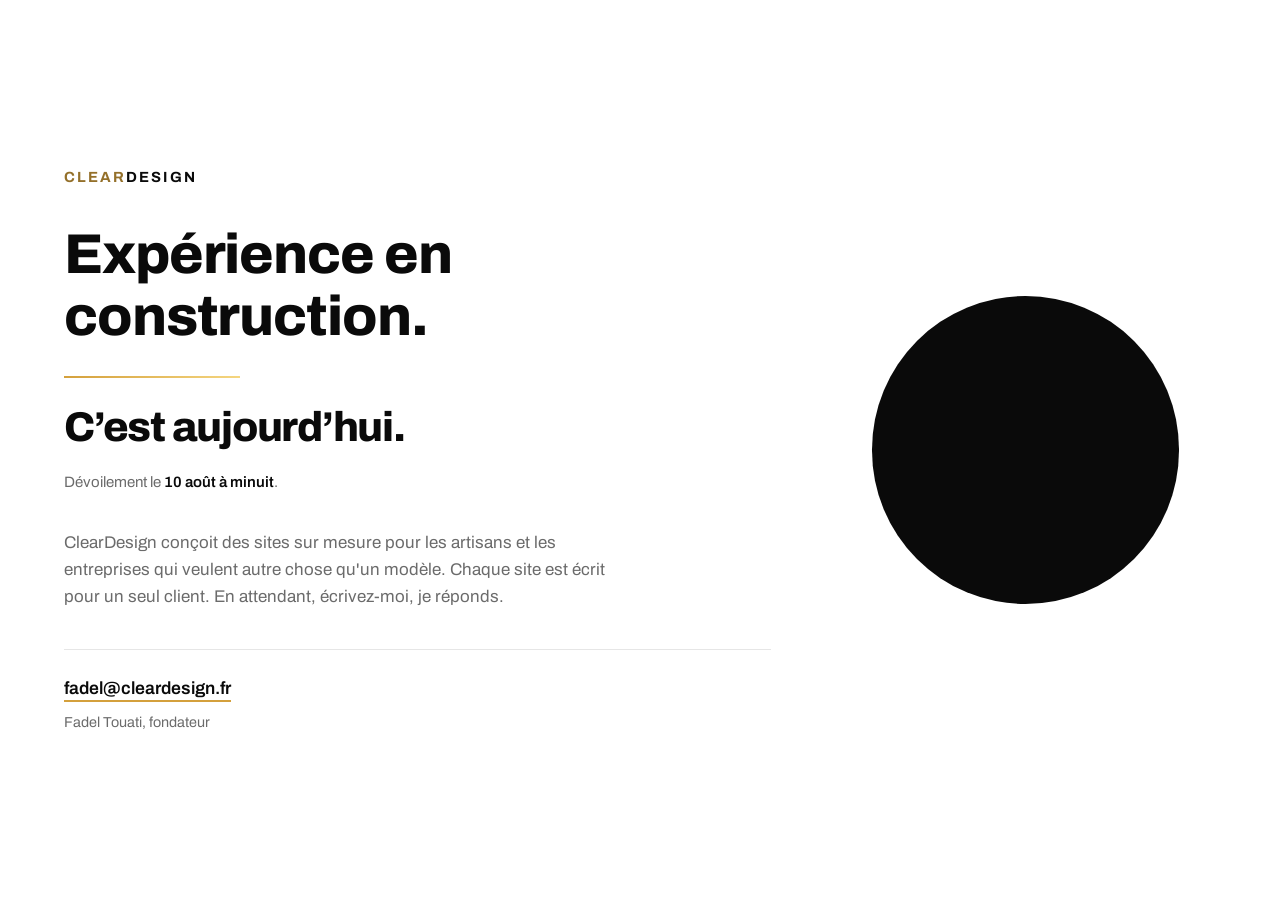
<file: index.html>
<!doctype html>
<html lang="fr">
<head>
<meta charset="utf-8">
<meta name="viewport" content="width=device-width,initial-scale=1">
<title>ClearDesign — expérience en construction</title>
<meta name="description" content="ClearDesign conçoit des sites sur mesure pour les artisans et les entreprises. Dévoilement le 10 août 2026.">
<!-- Page d'attente : elle ne doit pas etre indexee comme la page d'accueil de l'agence. -->
<meta name="robots" content="noindex,follow">
<link rel="preconnect" href="https://fonts.googleapis.com">
<link rel="preconnect" href="https://fonts.gstatic.com" crossorigin>
<link href="https://fonts.googleapis.com/css2?family=Archivo:wdth,wght@75..125,400..800&display=swap" rel="stylesheet">
<style>
/* ─────────────────────────────────────────────────────────────
   ClearDesign — page d'attente, 30/07/2026.
   Hierarchie fixee par Fadel ce soir-la : BLANC primaire, DORE secondaire,
   NOIR tertiaire. Document d'autorite : 05_DESIGN/DESIGN_SYSTEM/COLORS/README.md

   La hierarchie se lit dans la composition, pas seulement dans les valeurs : la page
   est blanche, l'or ne porte que la marque et le monogramme, le noir ne sert qu'a une
   seule surface, le disque qui porte le monogramme.

   Contrastes MESURES sur blanc, pas supposes (seuil charte : 4,5:1) :
     noir #0A0A0A ........ 19,80:1   titre, chiffres du compte a rebours
     gris #6B6B6B ......... 5,33:1   corps
     or profond #94702A ... 4,56:1   le seul or lisible en texte
     or de marque #D4A03C . 2,36:1   INSUFFISANT en texte -> decoratif uniquement
   D'ou la regle : l'or de marque ne porte jamais un mot a lire. Il trace, il souligne.

   Composition alignee a gauche : la charte interdit le texte centre sur toute une page.

   Mouvements, chacun avec son intention, aucun de plus :
     1. le monogramme TOURNE       -> la marque est vivante (rendu 3D maison)
     2. le compte a rebours DESCEND -> c'est lui qui tient l'attention
     3. le trait d'or se TRACE      -> le chantier est en cours
     4. le texte MONTE              -> entree, une seule fois
   Le titre, element LCP, n'a aucune animation d'opacite (LOI-016).
   ───────────────────────────────────────────────────────────── */
:root{
  --blanc:#FFFFFF;        /* primaire */
  --or:#D4A03C;           /* secondaire */
  --or-clair:#F5D680;
  --or-texte:#94702A;     /* le seul or lisible sur blanc */
  --noir:#0A0A0A;         /* tertiaire */
  --gris:#6B6B6B;
  --ligne:#E6E6E6;
}
*{margin:0;padding:0;box-sizing:border-box}
html{-webkit-text-size-adjust:100%}
body{
  background:var(--blanc);
  color:var(--noir);
  font-family:'Archivo',-apple-system,BlinkMacSystemFont,'Segoe UI',Helvetica,Arial,sans-serif;
  line-height:1.6;
  -webkit-font-smoothing:antialiased;
  min-height:100vh;
  display:flex;
  align-items:center;
  padding:clamp(1.6rem,5vw,5rem);
  overflow-x:hidden;
}
.page{
  width:100%;max-width:72rem;margin:0 auto;
  display:grid;gap:clamp(2.2rem,5vw,4.5rem);
  grid-template-columns:1fr;align-items:center;
}
@media(min-width:900px){.page{grid-template-columns:1.3fr .7fr}}

/* ── monogramme : seule surface noire de la page (tertiaire) ── */
.marque-3d{
  position:relative;width:min(17rem,58vw);aspect-ratio:1;
  border-radius:50%;overflow:hidden;background:var(--noir);
  justify-self:start;order:-1;
}
@media(min-width:900px){.marque-3d{order:0;justify-self:center;width:min(20rem,24vw)}}
.marque-3d video{width:100%;height:100%;object-fit:cover;display:block;transform:scale(1.02)}
.marque-3d .repli{
  position:absolute;inset:0;display:grid;place-items:center;
  color:var(--or);font-size:3.2rem;font-weight:800;z-index:-1;
}

/* ── marque ── */
.marque{
  color:var(--noir);animation:none;max-width:none;
  font-size:.92rem;font-weight:700;letter-spacing:.14em;text-transform:uppercase;
  margin-bottom:clamp(1.5rem,4vw,2.2rem);
}
.marque .clair{color:var(--or-texte)}

/* ── titre : element LCP, peint immediatement ── */
h1{
  font-size:clamp(1.9rem,5.6vw,3.5rem);
  font-weight:800;line-height:1.1;letter-spacing:-.02em;max-width:15ch;
}

.trait{
  height:2px;width:min(11rem,48%);
  margin:clamp(1.3rem,3vw,1.8rem) 0;
  background:linear-gradient(90deg,var(--or),var(--or-clair));
  transform-origin:left center;
  animation:trace 1.15s cubic-bezier(.22,.61,.36,1) both;
}
@keyframes trace{from{transform:scaleX(0)}to{transform:scaleX(1)}}

/* ── compte a rebours : c'est lui qui retient ── */
.rebours{
  display:flex;gap:clamp(1rem,3.4vw,2.1rem);flex-wrap:wrap;
  animation:monte .85s cubic-bezier(.22,.61,.36,1) both;animation-delay:.34s;
}
.case{min-width:3.4rem}
.case b{
  display:block;
  font-size:clamp(2.1rem,6.4vw,3.4rem);
  font-weight:800;line-height:1;letter-spacing:-.03em;
  font-variant-numeric:tabular-nums;
  font-feature-settings:"tnum" 1;
  color:var(--noir);
}
.case span{
  display:block;margin-top:.4rem;
  font-size:.7rem;font-weight:700;letter-spacing:.16em;text-transform:uppercase;
  color:var(--or-texte);
}
.echeance{
  margin-top:clamp(.9rem,2.4vw,1.3rem);
  font-size:.94rem;color:var(--gris);
  animation:monte .85s cubic-bezier(.22,.61,.36,1) both;animation-delay:.44s;
}
.echeance strong{color:var(--noir);font-weight:600}

p.texte{
  color:var(--gris);
  font-size:clamp(.98rem,2.1vw,1.06rem);max-width:58ch;
  margin-top:clamp(1.6rem,4vw,2.2rem);
  animation:monte .85s cubic-bezier(.22,.61,.36,1) both;animation-delay:.54s;
}
@keyframes monte{from{opacity:0;transform:translateY(12px)}to{opacity:1;transform:translateY(0)}}

.contact{
  margin-top:clamp(1.8rem,4vw,2.4rem);
  padding-top:clamp(1.2rem,3vw,1.6rem);
  border-top:1px solid var(--ligne);
  animation:monte .85s cubic-bezier(.22,.61,.36,1) both;animation-delay:.64s;
}
.contact a{
  color:var(--noir);text-decoration:none;font-weight:600;
  font-size:clamp(.98rem,2.2vw,1.1rem);
  border-bottom:2px solid var(--or);padding-bottom:2px;
  transition:color .25s,border-color .25s;
}
.contact a:hover,.contact a:focus-visible{color:var(--or-texte);border-color:var(--or-texte)}
.contact span{display:block;color:var(--gris);font-size:.9rem;margin-top:.5rem}

.sr{position:absolute;width:1px;height:1px;overflow:hidden;clip:rect(0 0 0 0);white-space:nowrap}

/* accessibilite : on coupe les entrees si la machine le demande.
   Le compte a rebours, lui, continue : c'est une information, pas une decoration. */
@media (prefers-reduced-motion:reduce){
  .trait,.rebours,.echeance,p.texte,.contact{animation:none}
  .trait{transform:scaleX(1)}
  .rebours,.echeance,p.texte,.contact{opacity:1;transform:none}
}
</style>
</head>
<body>
  <div class="page">
    <main>
      <p class="marque"><span class="clair">Clear</span>Design</p>

      <h1>Expérience en construction.</h1>

      <div class="trait" aria-hidden="true"></div>

      <!-- Les chiffres changent chaque seconde : on les masque aux lecteurs d'ecran,
           qui liraient la seconde en boucle. Le texte equivalent est juste dessous. -->
      <div class="rebours" id="rebours" aria-hidden="true">
        <div class="case"><b id="j">--</b><span>jours</span></div>
        <div class="case"><b id="h">--</b><span>heures</span></div>
        <div class="case"><b id="m">--</b><span>minutes</span></div>
        <div class="case"><b id="s">--</b><span>secondes</span></div>
      </div>
      <p class="sr">Dévoilement le 10 août 2026 à minuit, heure de Paris.</p>

      <p class="echeance">Dévoilement le <strong>10 août à minuit</strong>.</p>

      <p class="texte">ClearDesign conçoit des sites sur mesure pour les artisans et les
      entreprises qui veulent autre chose qu'un modèle. Chaque site est écrit pour un seul
      client. En attendant, écrivez-moi, je réponds.</p>

      <div class="contact">
        <a href="mailto:fadel@cleardesign.fr">fadel@cleardesign.fr</a>
        <span>Fadel Touati, fondateur</span>
      </div>
    </main>

    <div class="marque-3d">
      <span class="repli" aria-hidden="true">CD</span>
      <video src="media/cd.mp4" autoplay muted loop playsinline
             preload="auto" aria-label="Monogramme ClearDesign en rotation"></video>
    </div>
  </div>

<script>
/* ── Compte a rebours ───────────────────────────────────────────
   Cible : 10 aout 2026 a 00h00, heure de Paris (UTC+2 en ete).
   On part d'un instant UTC fixe, pas d'une date locale : le decompte est donc
   le meme pour un visiteur a Paris, a Montreal ou a Tokyo. */
(function(){
  var CIBLE = Date.UTC(2026, 7, 9, 22, 0, 0);   // mois 7 = aout
  var j=document.getElementById('j'), h=document.getElementById('h'),
      m=document.getElementById('m'), s=document.getElementById('s'),
      boite=document.getElementById('rebours');
  if(!j) return;
  function deux(n){ return n<10 ? '0'+n : ''+n; }
  function battre(){
    var reste = CIBLE - Date.now();
    if (reste <= 0) {
      boite.innerHTML = '<div class="case" style="min-width:0">' +
        '<b style="font-size:clamp(1.6rem,4.6vw,2.6rem)">C’est aujourd’hui.</b></div>';
      return true;
    }
    var sec = Math.floor(reste/1000);
    j.textContent = Math.floor(sec/86400);
    h.textContent = deux(Math.floor(sec/3600) % 24);
    m.textContent = deux(Math.floor(sec/60) % 60);
    s.textContent = deux(sec % 60);
    return false;
  }
  if (!battre()) {
    var t = setInterval(function(){ if (battre()) clearInterval(t); }, 1000);
  }
})();

/* ── Rotation du monogramme ─────────────────────────────────────
   L'attribut autoplay seul ne suffit pas toujours : constate le 30/07, la video
   restait en pause alors que play() appele a la main etait accepte. On demande
   donc la lecture explicitement, on relance quand elle devient exploitable et au
   retour sur l'onglet, et on abandonne proprement si le navigateur refuse. */
(function(){
  var v = document.querySelector('.marque-3d video');
  if (!v) return;
  if (window.matchMedia && window.matchMedia('(prefers-reduced-motion: reduce)').matches) {
    v.removeAttribute('autoplay'); v.loop = false; v.pause(); return;
  }
  function lancer(){
    var p = v.play();
    if (p && p.catch) p.catch(function(){ /* refus : le disque noir reste */ });
  }
  lancer();
  v.addEventListener('loadeddata', lancer);
  v.addEventListener('canplay', lancer);
  document.addEventListener('visibilitychange', function(){
    if (!document.hidden && v.paused) lancer();
  });
})();
</script>
</body>
</html>
</file>
